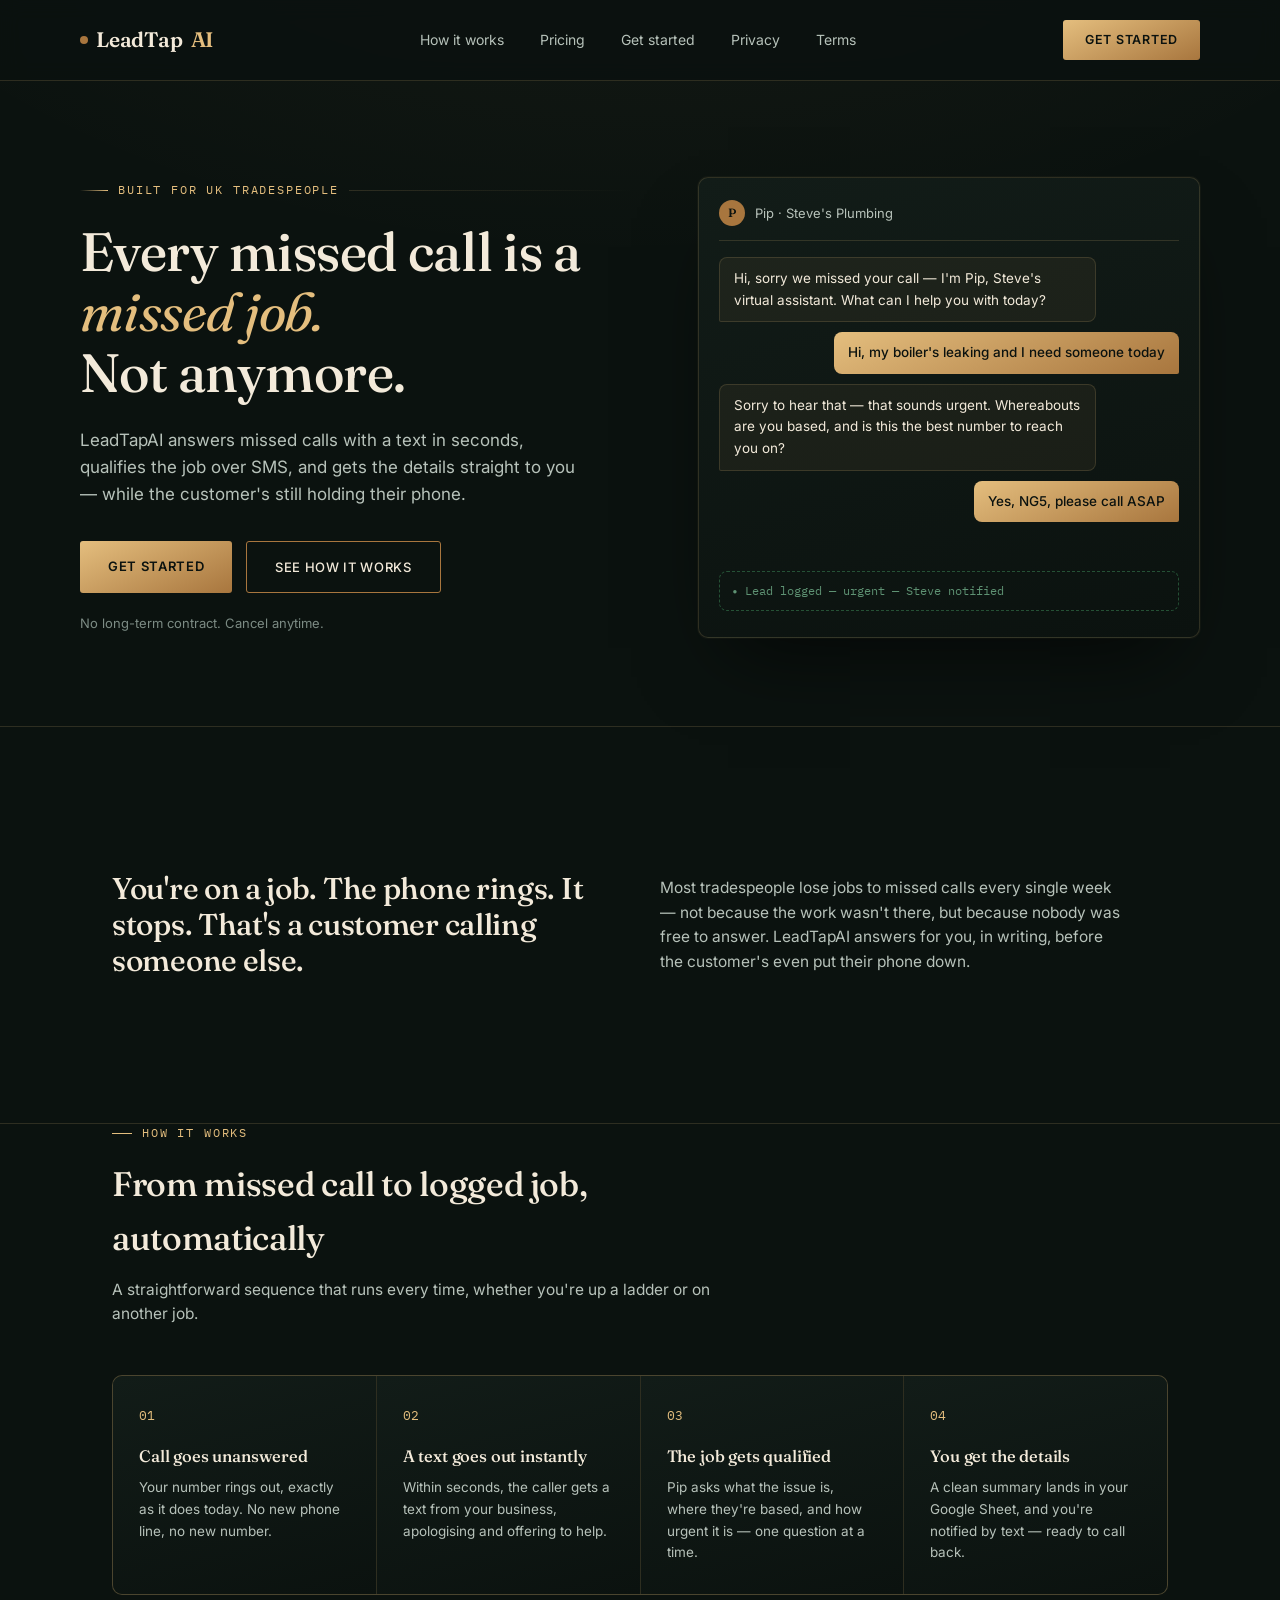
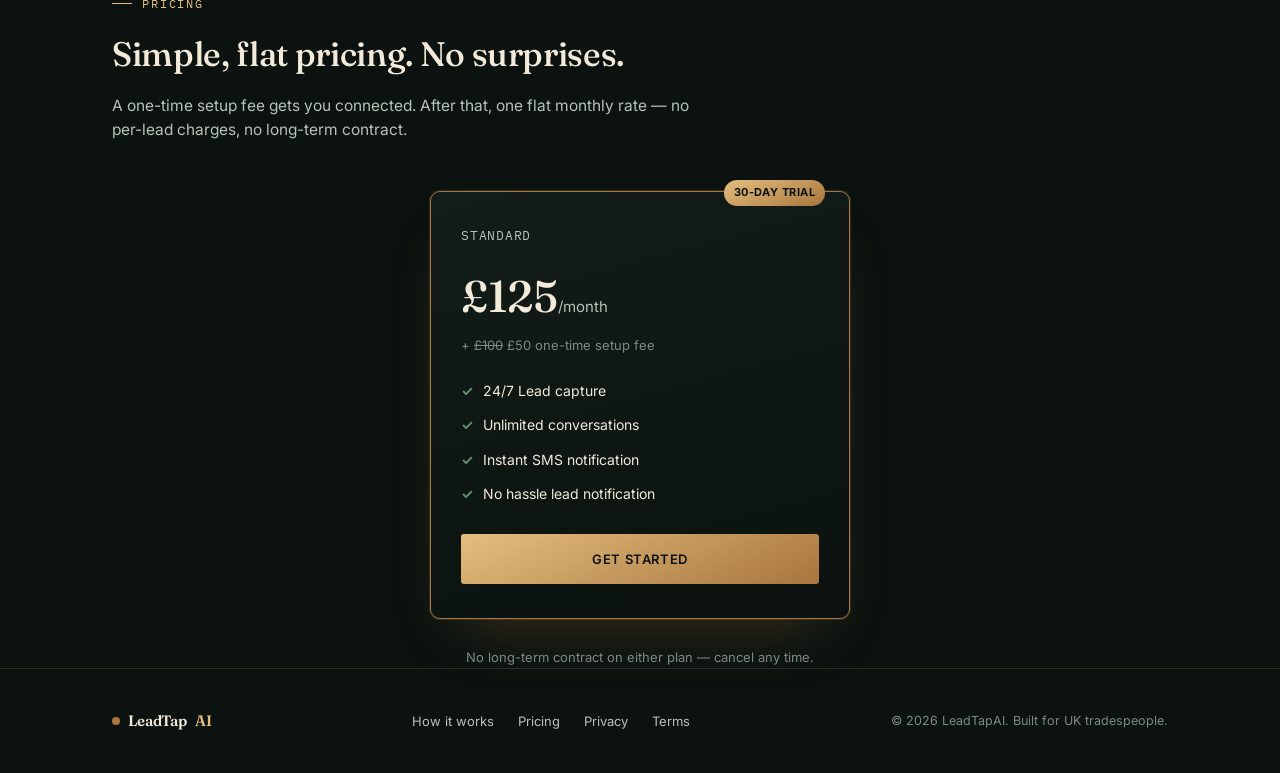
<file: index.html>
<!DOCTYPE html>
<html lang="en">

<head>
<meta charset="UTF-8">
<meta name="viewport" content="width=device-width, initial-scale=1.0">
<title>LeadTapAI — Never miss a job to a missed call</title>
<link rel="preconnect" href="https://fonts.googleapis.com">
<link href="https://fonts.googleapis.com/css2?family=Fraunces:ital,opsz,wght@0,9..144,300;0,9..144,400;0,9..144,500;0,9..144,600;1,9..144,400;1,9..144,500&family=Inter:wght@400;500;600&family=IBM+Plex+Mono:wght@400;500&display=swap" rel="stylesheet">
<link rel="stylesheet" href="styles.css">
</head>
<body>

<header>
  <div class="wrap nav">
    <div class="logo"><span class="dot"></span>LeadTap<span style="color:var(--copper-light)">AI</span></div>
    <nav class="nav-links">
      <a href="#how-it-works">How it works</a>
      <a href="#pricing">Pricing</a>
      <a href="https://docs.google.com/forms/d/e/1FAIpQLSdP2Lq6ue6b2TwauKZ5I-K_fqht_Y_jpTmqBCvbW9W-ChK2dQ/viewform" target="_blank" rel="noopener">Get started</a>
      <a href="privacy.html">Privacy</a>
      <a href="terms.html">Terms</a>
    </nav>
    <a href="https://docs.google.com/forms/d/e/1FAIpQLSdP2Lq6ue6b2TwauKZ5I-K_fqht_Y_jpTmqBCvbW9W-ChK2dQ/viewform" class="nav-cta" target="_blank" rel="noopener">Get started</a>
  </div>
</header>

<main>

  <section class="hero wrap">
    <div>
      <div class="eyebrow">Built for UK tradespeople</div>
      <h1>Every missed call is a <span class="accent">missed job.</span><br>Not anymore.</h1>
      <p class="lede">LeadTapAI answers missed calls with a text in seconds, qualifies the job over SMS, and gets the details straight to you — while the customer's still holding their phone.</p>
      <div class="hero-ctas">
        <a href="https://docs.google.com/forms/d/e/1FAIpQLSdP2Lq6ue6b2TwauKZ5I-K_fqht_Y_jpTmqBCvbW9W-ChK2dQ/viewform" class="btn-primary" target="_blank" rel="noopener">Get started</a>
        <a href="#how-it-works" class="btn-secondary">See how it works</a>
      </div>
      <div class="hero-note">No long-term contract. Cancel anytime.</div>
    </div>

    <div class="phone">
      <div class="phone-head">
        <div class="avatar">P</div>
        <span>Pip · Steve's Plumbing</span>
      </div>
      <div class="thread">
        <div class="bubble in b1">Hi, sorry we missed your call — I'm Pip, Steve's virtual assistant. What can I help you with today?</div>
        <div class="bubble out b2">Hi, my boiler's leaking and I need someone today</div>
        <div class="bubble in b3">Sorry to hear that — that sounds urgent. Whereabouts are you based, and is this the best number to reach you on?</div>
        <div class="bubble out b4">Yes, NG5, please call ASAP</div>
      </div>
      <div class="logged mono">Lead logged — urgent — Steve notified</div>
    </div>
  </section>

  <section class="problem">
    <div class="wrap">
      <h2>You're on a job. The phone rings. It stops. That's a customer calling someone else.</h2>
      <p>Most tradespeople lose jobs to missed calls every single week — not because the work wasn't there, but because nobody was free to answer. LeadTapAI answers for you, in writing, before the customer's even put their phone down.</p>
    </div>
  </section>

  <section id="how-it-works" class="wrap">
    <div class="section-head">
      <div class="section-eyebrow">How it works</div>
      <h2>From missed call to logged job, automatically</h2>
      <p>A straightforward sequence that runs every time, whether you're up a ladder or on another job.</p>
    </div>

    <div class="steps">
      <div class="step">
        <div class="num mono">01</div>
        <h3>Call goes unanswered</h3>
        <p>Your number rings out, exactly as it does today. No new phone line, no new number.</p>
      </div>
      <div class="step">
        <div class="num mono">02</div>
        <h3>A text goes out instantly</h3>
        <p>Within seconds, the caller gets a text from your business, apologising and offering to help.</p>
      </div>
      <div class="step">
        <div class="num mono">03</div>
        <h3>The job gets qualified</h3>
        <p>Pip asks what the issue is, where they're based, and how urgent it is — one question at a time.</p>
      </div>
      <div class="step">
        <div class="num mono">04</div>
        <h3>You get the details</h3>
        <p>A clean summary lands in your Google Sheet, and you're notified by text — ready to call back.</p>
      </div>
    </div>
  </section>

  <section id="pricing" class="wrap">
    <div class="section-head">
      <div class="section-eyebrow">Pricing</div>
      <h2>Simple, flat pricing. No surprises.</h2>
      <p>A one-time setup fee gets you connected. After that, one flat monthly rate — no per-lead charges, no long-term contract.</p>
    </div>

    <div class="pricing-grid">
      <div class="plan pro">
        <div class="plan-name">Standard</div>
        <div class="plan-price">£125<span>/month</span></div>
        <div class="plan-setup">+ <s>£100</s> £50 one-time setup fee</div>
          <div class="plan-badge">30-Day Trial</div>
        <ul class="plan-features">
          <li>24/7 Lead capture</li>
          <li>Unlimited conversations</li>
          <li>Instant SMS notification</li>
          <li>No hassle lead notification</li>
        </ul>
        <a href="https://docs.google.com/forms/d/e/1FAIpQLSdP2Lq6ue6b2TwauKZ5I-K_fqht_Y_jpTmqBCvbW9W-ChK2dQ/viewform" class="btn-primary" target="_blank" rel="noopener">Get started</a>
      </div>
    </div>

    <div class="no-contract">No long-term contract on either plan — cancel any time.</div>
  </section>


</main>

<footer>
  <div class="wrap footer-row">
    <div class="logo" style="font-size:15px;"><span class="dot"></span>LeadTap<span style="color:var(--copper-light)">AI</span></div>
    <div class="footer-links">
      <a href="#how-it-works">How it works</a>
      <a href="#pricing">Pricing</a>
      <a href="privacy.html">Privacy</a>
      <a href="#terms">Terms</a>
    </div>
    <div class="footer-meta">© 2026 LeadTapAI. Built for UK tradespeople.</div>
  </div>
</footer>

</body>
</html>
</file>
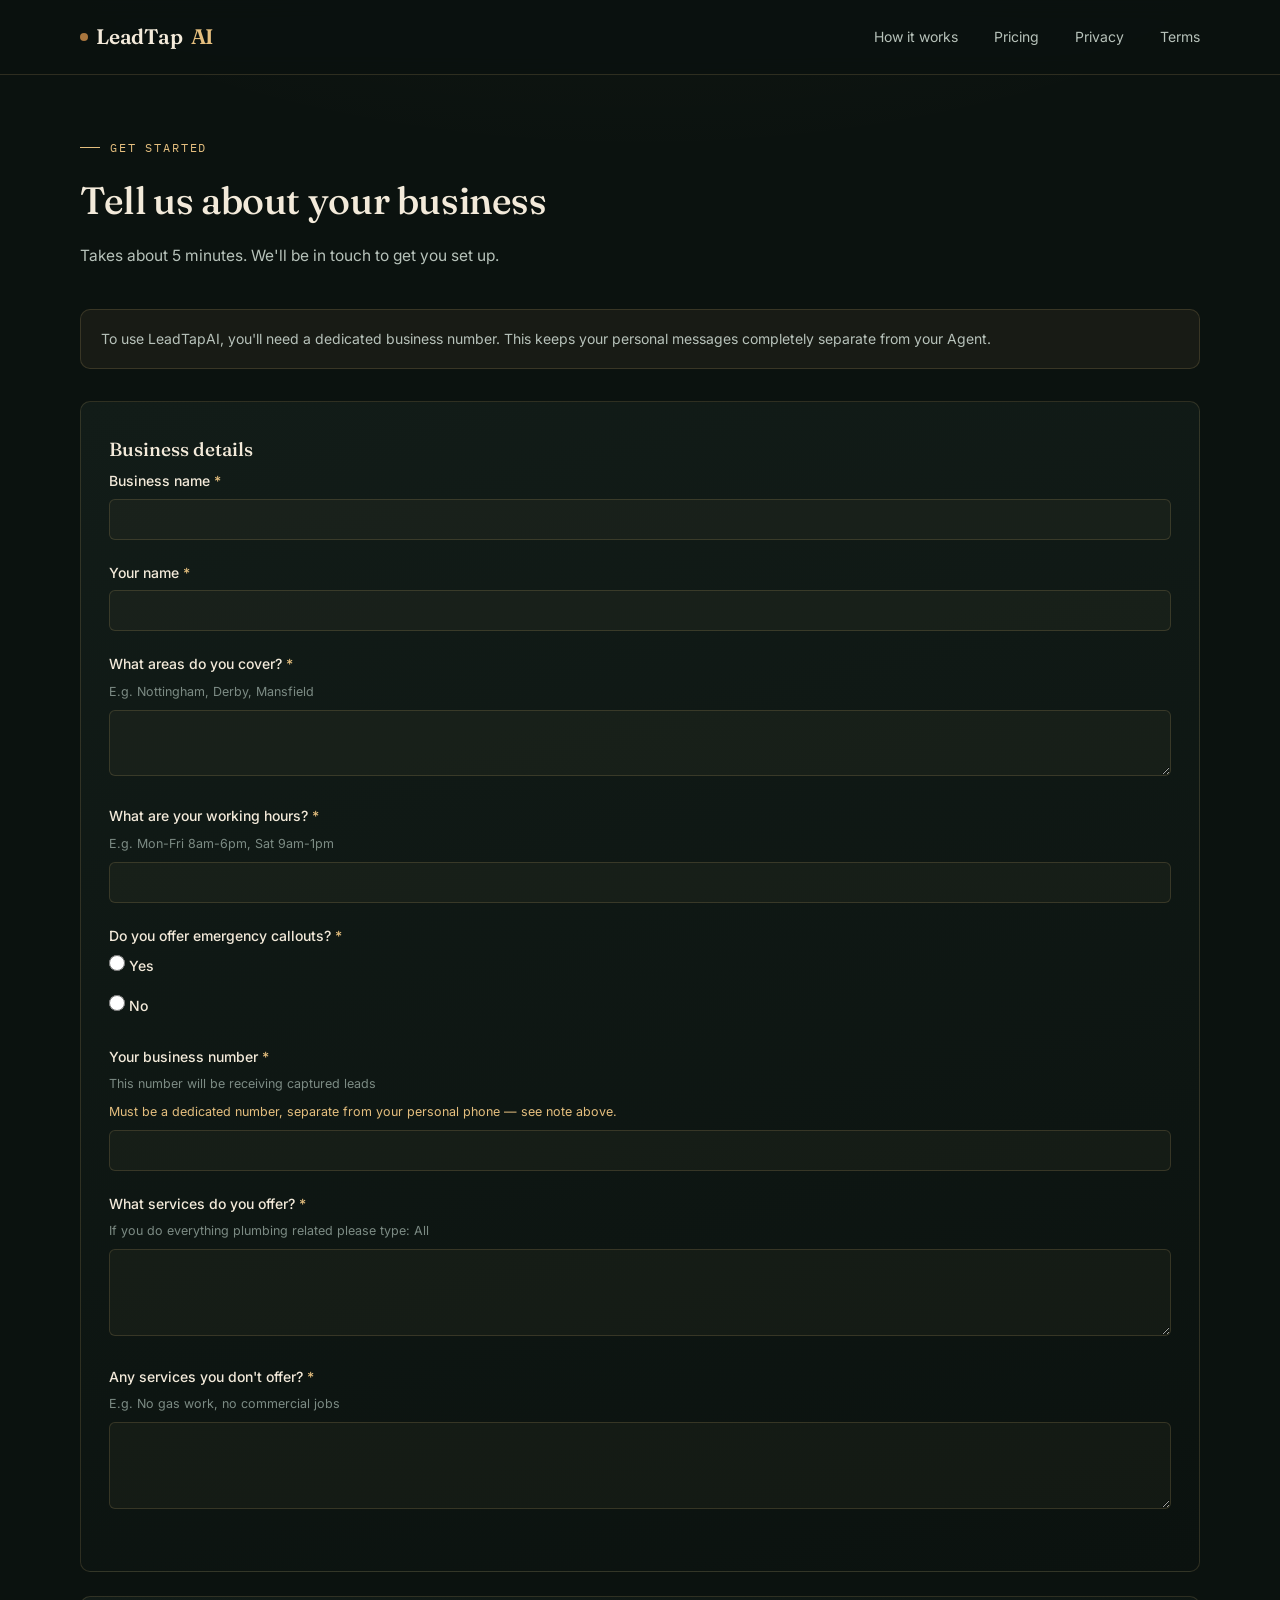
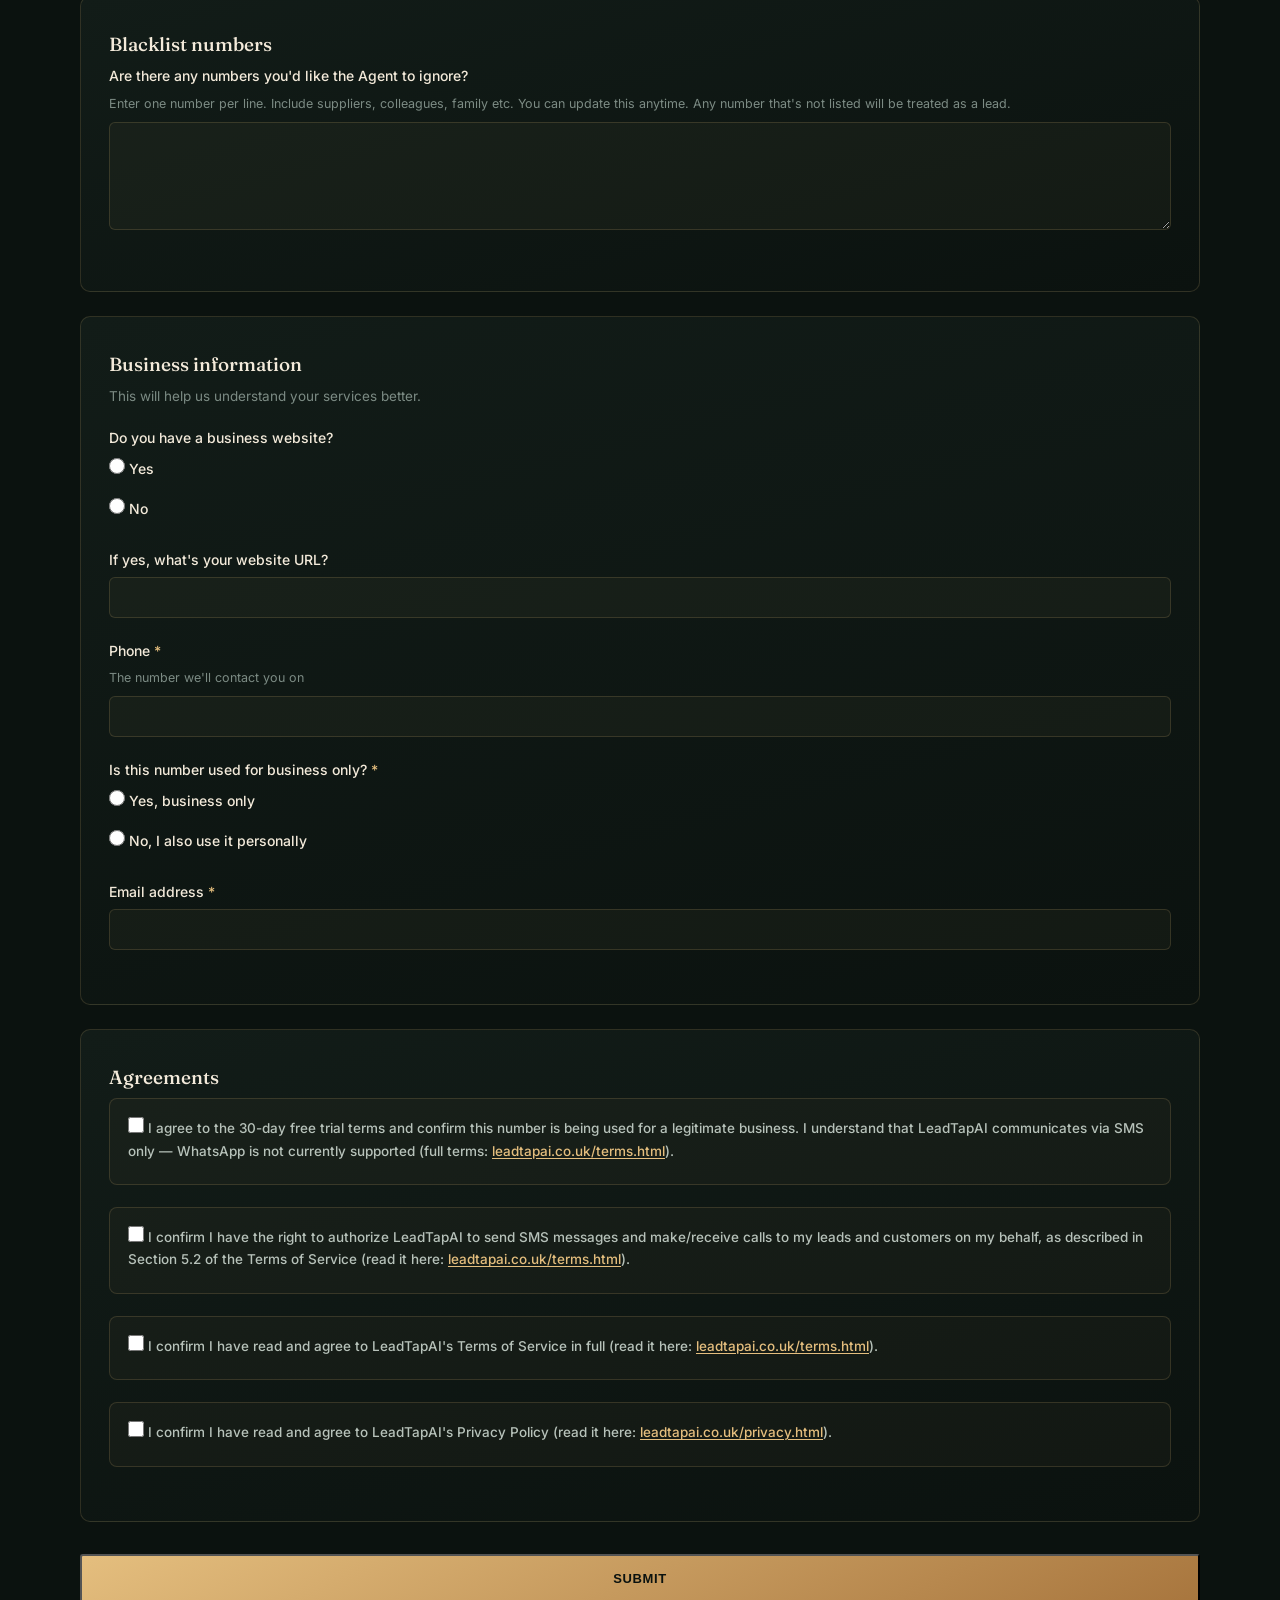
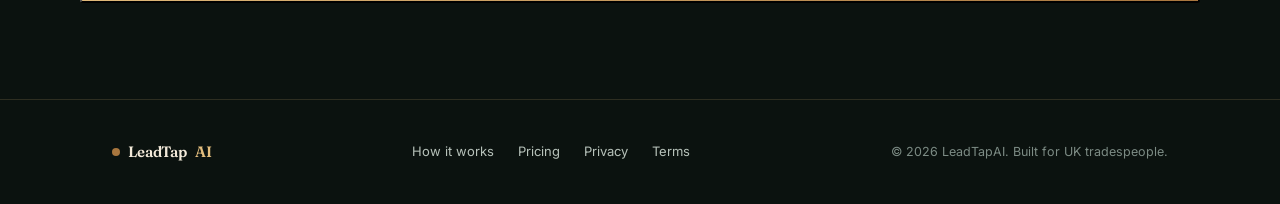
<file: Onboarding.html>
<!DOCTYPE html>
<html lang="en">
<head>
<meta charset="UTF-8">
<meta name="viewport" content="width=device-width, initial-scale=1.0">
<title>Get Started — LeadTapAI</title>
<link rel="preconnect" href="https://fonts.googleapis.com">
<link href="https://fonts.googleapis.com/css2?family=Fraunces:ital,opsz,wght@0,9..144,300;0,9..144,400;0,9..144,500;0,9..144,600;1,9..144,400;1,9..144,500&family=Inter:wght@400;500;600&family=IBM+Plex+Mono:wght@400;500&display=swap" rel="stylesheet">
<link rel="stylesheet" href="styles.css">
</head>
<body>

<header>
  <div class="wrap nav">
    <a href="index.html"><div class="logo"><span class="dot"></span>LeadTap<span style="color:var(--copper-light)">AI</span></div></a>
    <nav class="nav-links">
      <a href="index.html#how-it-works">How it works</a>
      <a href="index.html#pricing">Pricing</a>
      <a href="privacy.html">Privacy</a>
      <a href="terms.html">Terms</a>
    </nav>
  </div>
</header>

<main class="wrap" style="padding: 64px 0 96px;">

  <div class="section-head" style="margin-bottom:40px;">
    <div class="section-eyebrow">Get started</div>
    <h1 style="font-size:clamp(28px,3.4vw,38px); margin-bottom:12px;">Tell us about your business</h1>
    <p style="color:var(--slate-light); font-size:15.5px;">Takes about 5 minutes. We'll be in touch to get you set up.</p>
  </div>

  <form id="onboarding-form" class="onboard-form">

    <div class="form-notice">
      To use LeadTapAI, you'll need a dedicated business number. This keeps your personal messages completely separate from your Agent.
    </div>

    <div class="form-block">
      <div class="form-block-head">Business details</div>

      <div class="field">
        <label for="business_name">Business name <span class="req">*</span></label>
        <input type="text" id="business_name" name="business_name" required>
      </div>

      <div class="field">
        <label for="your_name">Your name <span class="req">*</span></label>
        <input type="text" id="your_name" name="your_name" required>
      </div>

      <div class="field">
        <label for="areas_covered">What areas do you cover? <span class="req">*</span></label>
        <div class="field-hint">E.g. Nottingham, Derby, Mansfield</div>
        <textarea id="areas_covered" name="areas_covered" rows="2" required></textarea>
      </div>

      <div class="field">
        <label for="working_hours">What are your working hours? <span class="req">*</span></label>
        <div class="field-hint">E.g. Mon-Fri 8am-6pm, Sat 9am-1pm</div>
        <input type="text" id="working_hours" name="working_hours" required>
      </div>

      <div class="field">
        <label>Do you offer emergency callouts? <span class="req">*</span></label>
        <div class="radio-group">
          <label class="radio-option"><input type="radio" name="emergency_callouts" value="Yes" required> Yes</label>
          <label class="radio-option"><input type="radio" name="emergency_callouts" value="No"> No</label>
        </div>
      </div>

      <div class="field">
        <label for="business_number">Your business number <span class="req">*</span></label>
        <div class="field-hint">This number will be receiving captured leads</div>
        <div class="field-hint" style="color:var(--copper-light);">Must be a dedicated number, separate from your personal phone — see note above.</div>
        <input type="tel" id="business_number" name="business_number" required>
      </div>

      <div class="field">
        <label for="services_offered">What services do you offer? <span class="req">*</span></label>
        <div class="field-hint">If you do everything plumbing related please type: All</div>
        <textarea id="services_offered" name="services_offered" rows="3" required></textarea>
      </div>

      <div class="field">
        <label for="services_excluded">Any services you don't offer? <span class="req">*</span></label>
        <div class="field-hint">E.g. No gas work, no commercial jobs</div>
        <textarea id="services_excluded" name="services_excluded" rows="3" required></textarea>
      </div>
    </div>

    <div class="form-block">
      <div class="form-block-head">Blacklist numbers</div>

      <div class="field">
        <label for="blacklist_numbers">Are there any numbers you'd like the Agent to ignore?</label>
        <div class="field-hint">Enter one number per line. Include suppliers, colleagues, family etc. You can update this anytime. Any number that's not listed will be treated as a lead.</div>
        <textarea id="blacklist_numbers" name="blacklist_numbers" rows="4"></textarea>
      </div>
    </div>

    <div class="form-block">
      <div class="form-block-head">Business information</div>
      <div class="form-block-sub">This will help us understand your services better.</div>

      <div class="field">
        <label>Do you have a business website?</label>
        <div class="radio-group">
          <label class="radio-option"><input type="radio" name="has_website" value="Yes"> Yes</label>
          <label class="radio-option"><input type="radio" name="has_website" value="No"> No</label>
        </div>
      </div>

      <div class="field">
        <label for="website_url">If yes, what's your website URL?</label>
        <input type="text" id="website_url" name="website_url">
      </div>

      <div class="field">
        <label for="contact_phone">Phone <span class="req">*</span></label>
        <div class="field-hint">The number we'll contact you on</div>
        <input type="tel" id="contact_phone" name="contact_phone" required>
      </div>

      <div class="field">
        <label>Is this number used for business only? <span class="req">*</span></label>
        <div class="radio-group">
          <label class="radio-option"><input type="radio" name="number_business_only" value="Yes, business only" required> Yes, business only</label>
          <label class="radio-option"><input type="radio" name="number_business_only" value="No, I also use it personally"> No, I also use it personally</label>
        </div>
      </div>

      <div class="field">
        <label for="email">Email address <span class="req">*</span></label>
        <input type="email" id="email" name="email" required>
      </div>
    </div>

    <div class="form-block">
      <div class="form-block-head">Agreements</div>

      <div class="field checkbox-field">
        <label class="checkbox-option">
          <input type="checkbox" name="agree_trial" value="Agreed" required>
          <span>I agree to the 30-day free trial terms and confirm this number is being used for a legitimate business. I understand that LeadTapAI communicates via SMS only — WhatsApp is not currently supported (full terms: <a href="terms.html" target="_blank">leadtapai.co.uk/terms.html</a>).</span>
        </label>
      </div>

      <div class="field checkbox-field">
        <label class="checkbox-option">
          <input type="checkbox" name="agree_authorization" value="Agreed" required>
          <span>I confirm I have the right to authorize LeadTapAI to send SMS messages and make/receive calls to my leads and customers on my behalf, as described in Section 5.2 of the Terms of Service (read it here: <a href="terms.html" target="_blank">leadtapai.co.uk/terms.html</a>).</span>
        </label>
      </div>

      <div class="field checkbox-field">
        <label class="checkbox-option">
          <input type="checkbox" name="agree_terms" value="Agreed" required>
          <span>I confirm I have read and agree to LeadTapAI's Terms of Service in full (read it here: <a href="terms.html" target="_blank">leadtapai.co.uk/terms.html</a>).</span>
        </label>
      </div>

      <div class="field checkbox-field">
        <label class="checkbox-option">
          <input type="checkbox" name="agree_privacy" value="Agreed" required>
          <span>I confirm I have read and agree to LeadTapAI's Privacy Policy (read it here: <a href="privacy.html" target="_blank">leadtapai.co.uk/privacy.html</a>).</span>
        </label>
      </div>
    </div>

    <button type="submit" class="btn-primary" style="width:100%; margin-top:8px;">Submit</button>

  </form>

  <div id="form-success" class="form-success" style="display:none;">
    <h2 style="font-size:24px; margin-bottom:12px;">Thank you for your submission</h2>
    <p style="color:var(--slate-light);">Your agent will be set up within 1-2 business days. Look out for our confirmation email.</p>
  </div>

</main>

<footer>
  <div class="wrap footer-row">
    <div class="logo" style="font-size:15px;"><span class="dot"></span>LeadTap<span style="color:var(--copper-light)">AI</span></div>
    <div class="footer-links">
      <a href="index.html#how-it-works">How it works</a>
      <a href="index.html#pricing">Pricing</a>
      <a href="privacy.html">Privacy</a>
      <a href="terms.html">Terms</a>
    </div>
    <div class="footer-meta">© 2026 LeadTapAI. Built for UK tradespeople.</div>
  </div>
</footer>

<script>
  // ===== REPLACE THESE TWO THINGS BEFORE THIS FORM WILL WORK =====
  const GOOGLE_FORM_ACTION_URL = "https://docs.google.com/forms/d/e/1FAIpQLSdP2Lq6ue6b2TwauKZ5I-K_fqht_Y_jpTmqBCvbW9W-ChK2dQ/formResponse";

  const ENTRY_IDS = {
    business_name: "152077756",
    your_name: "174951416",
    areas_covered: "1964489246",
    working_hours: "1958864310",
    emergency_callouts: "1468398644",
    business_number: "1793989876",
    services_offered: "88450544",
    services_excluded: "953579758",
    blacklist_numbers: "2097833775",
    has_website: "1663312336",
    website_url: "94756331",
    contact_phone: "221333930",
    number_business_only: "1918360598",
    email: "1726716789",
    agree_trial: "1734689573",
    agree_authorization: "1295086410",
    agree_terms: "2060469773",
    agree_privacy: "861125716"
  };
  // =================================================================

  const form = document.getElementById('onboarding-form');

  form.addEventListener('submit', function (e) {
    e.preventDefault();


    const SENTINEL_ENTRY_IDS = [
      "1468398644", 
      "1663312336", 
      "1918360598", 
      "1734689573", 
      "1295086410", 
      "2060469773", 
      "861125716"   
    ];

    const data = new FormData();
    for (const [fieldName, entryId] of Object.entries(ENTRY_IDS)) {
      const el = form.elements[fieldName];
      if (!el) continue;

      if (el instanceof RadioNodeList) {
        const checked = form.querySelector(`[name="${fieldName}"]:checked`);
        if (checked) data.append(`entry.${entryId}`, checked.value);
      } else if (el.type === 'checkbox') {
        if (el.checked) data.append(`entry.${entryId}`, el.value);
      } else {
        data.append(`entry.${entryId}`, el.value);
      }
    }

    
    for (const entryId of SENTINEL_ENTRY_IDS) {
      data.append(`entry.${entryId}_sentinel`, "");
    }

    fetch(GOOGLE_FORM_ACTION_URL, {
      method: 'POST',
      mode: 'no-cors',
      body: data
    }).then(function () {
      form.style.display = 'none';
      document.getElementById('form-success').style.display = 'block';
      window.scrollTo({ top: 0, behavior: 'smooth' });
    }).catch(function () {
      alert('Something went wrong submitting the form. Please try again or contact us directly.');
    });
  });
</script>

</body>
</html>
</file>
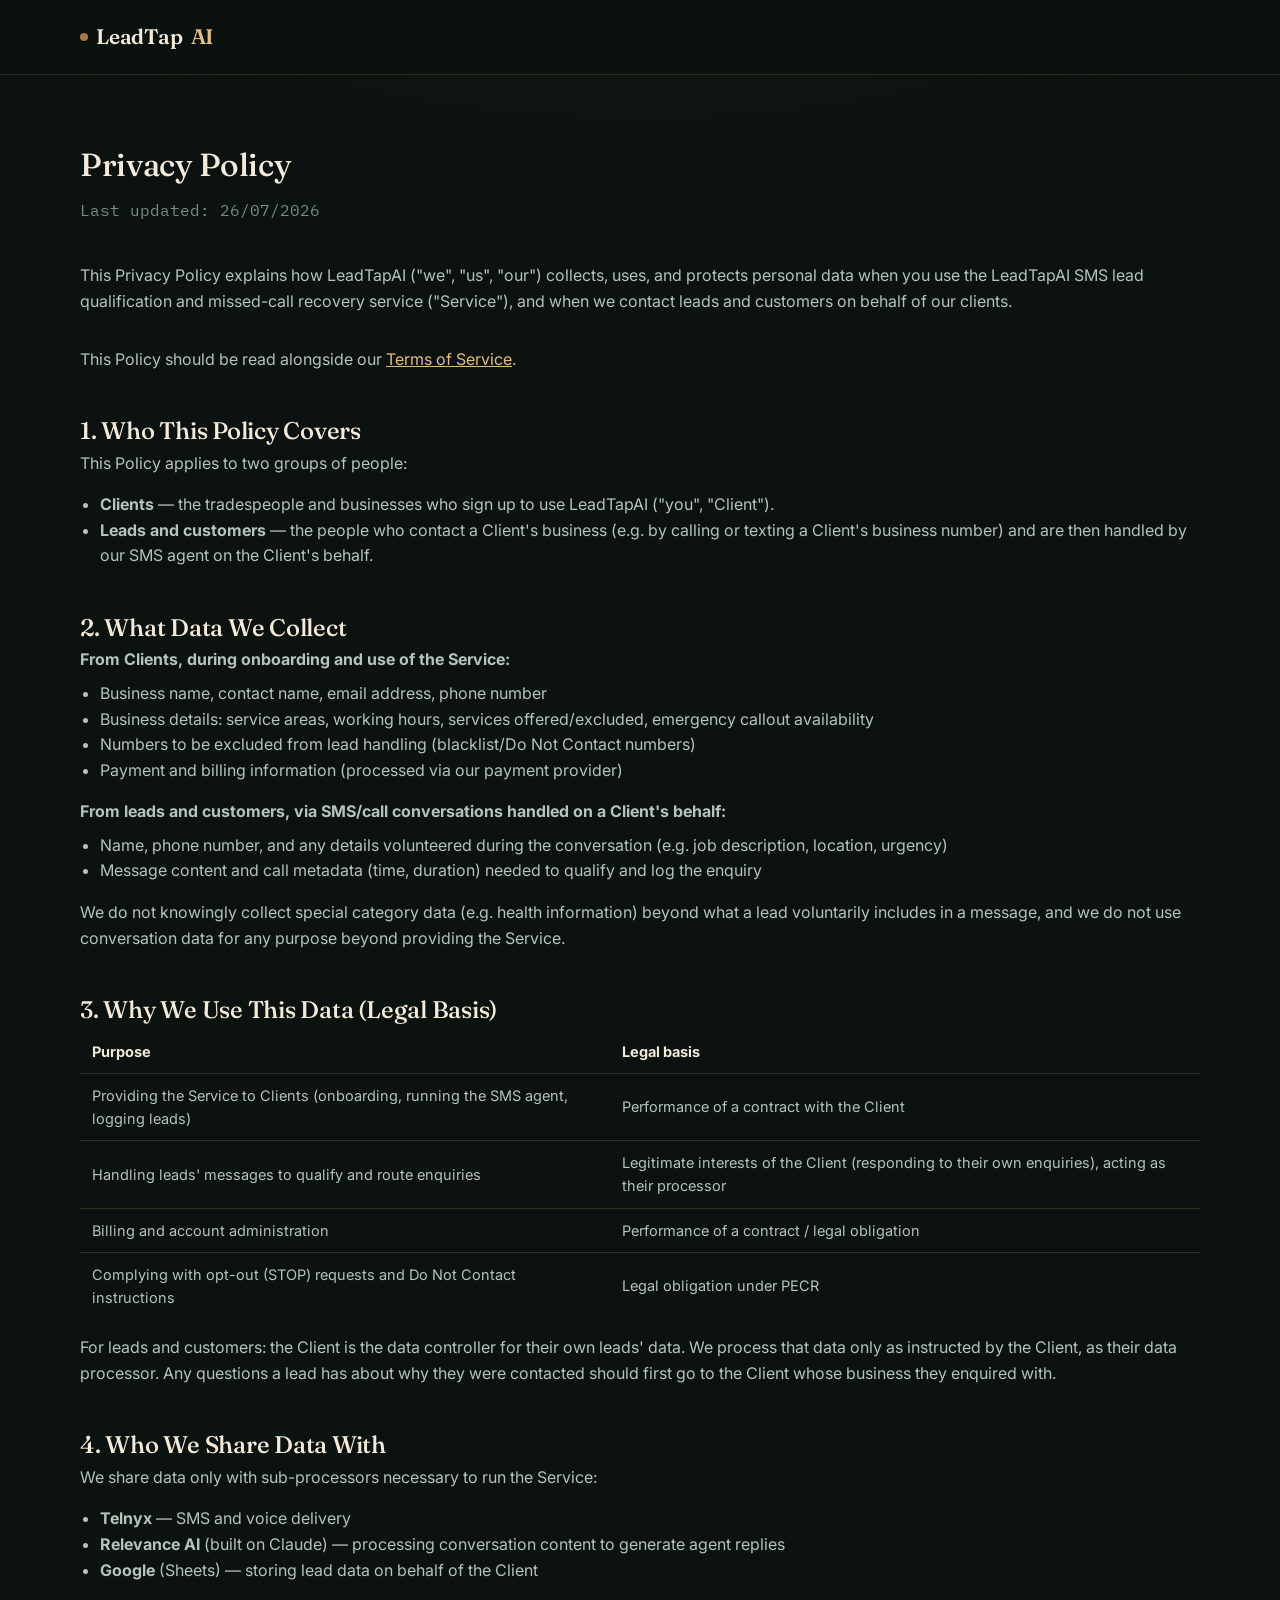
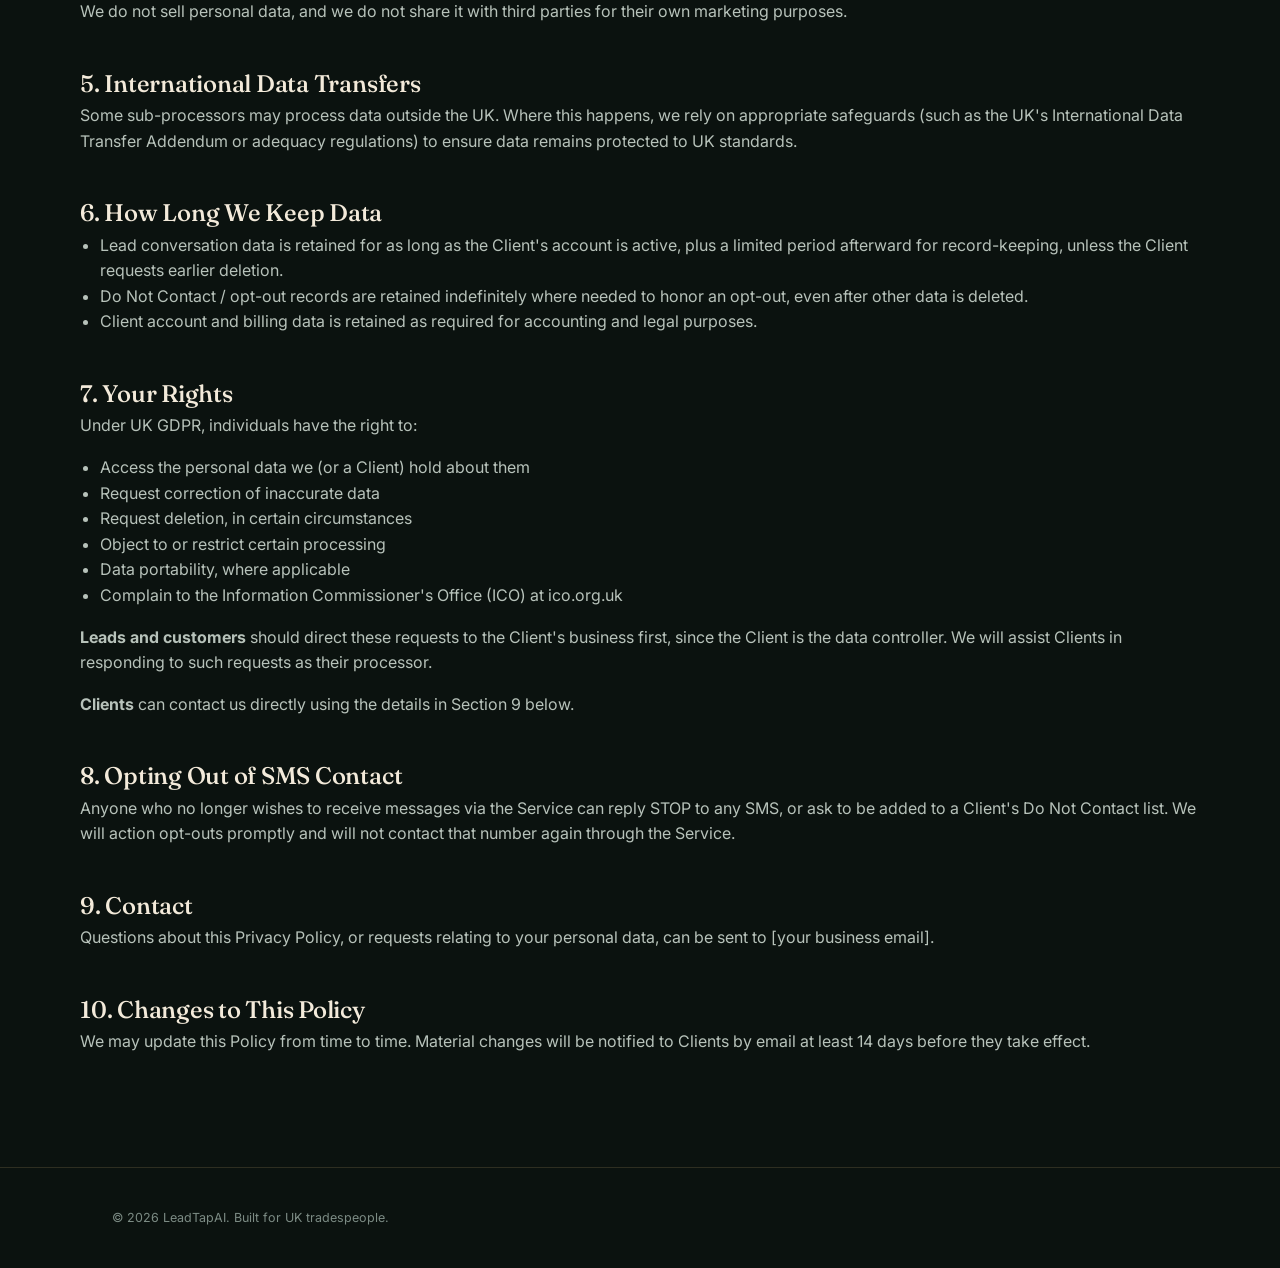
<file: privacy.html>
<!DOCTYPE html>
<html lang="en">
<head>
  <meta charset="UTF-8">
  <meta name="viewport" content="width=device-width, initial-scale=1.0">
  <title>Privacy Policy — LeadTapAI</title>
  <link rel="preconnect" href="https://fonts.googleapis.com">
  <link href="https://fonts.googleapis.com/css2?family=Fraunces:ital,opsz,wght@0,9..144,300;0,9..144,400;0,9..144,500;0,9..144,600;1,9..144,400;1,9..144,500&family=Inter:wght@400;500;600&family=IBM+Plex+Mono:wght@400;500&display=swap" rel="stylesheet">
  <link rel="stylesheet" href="styles.css">
</head>
<body>

<header>
  <div class="wrap nav">
    <a href="html"><div class="logo"><span class="dot"></span>LeadTap<span style="color:var(--copper-light)">AI</span></div></a>
  </div>
</header>

<main class="wrap" style="padding: 64px 0 96px;">
  <h1>Privacy Policy</h1>
  <p class="mono" style="color:var(--slate); margin: 8px 0 40px;">Last updated: 26/07/2026</p>

  <p style="color:var(--slate-light); margin-bottom:32px;">This Privacy Policy explains how LeadTapAI ("we", "us", "our") collects, uses, and protects personal data when you use the LeadTapAI SMS lead qualification and missed-call recovery service ("Service"), and when we contact leads and customers on behalf of our clients.</p>
  <p style="color:var(--slate-light); margin-bottom:32px;">This Policy should be read alongside our <a href="terms.html" style="color:var(--copper-light); text-decoration:underline;">Terms of Service</a>.</p>

  <h2 style="margin-top:40px;">1. Who This Policy Covers</h2>
  <p style="color:var(--slate-light); margin-bottom:16px;">This Policy applies to two groups of people:</p>
  <ul style="color:var(--slate-light); margin: 0 0 16px 20px;">
    <li><strong>Clients</strong> — the tradespeople and businesses who sign up to use LeadTapAI ("you", "Client").</li>
    <li><strong>Leads and customers</strong> — the people who contact a Client's business (e.g. by calling or texting a Client's business number) and are then handled by our SMS agent on the Client's behalf.</li>
  </ul>

  <h2 style="margin-top:40px;">2. What Data We Collect</h2>
  <p style="color:var(--slate-light); margin-bottom:8px;"><strong>From Clients, during onboarding and use of the Service:</strong></p>
  <ul style="color:var(--slate-light); margin: 0 0 16px 20px;">
    <li>Business name, contact name, email address, phone number</li>
    <li>Business details: service areas, working hours, services offered/excluded, emergency callout availability</li>
    <li>Numbers to be excluded from lead handling (blacklist/Do Not Contact numbers)</li>
    <li>Payment and billing information (processed via our payment provider)</li>
  </ul>
  <p style="color:var(--slate-light); margin-bottom:8px;"><strong>From leads and customers, via SMS/call conversations handled on a Client's behalf:</strong></p>
  <ul style="color:var(--slate-light); margin: 0 0 16px 20px;">
    <li>Name, phone number, and any details volunteered during the conversation (e.g. job description, location, urgency)</li>
    <li>Message content and call metadata (time, duration) needed to qualify and log the enquiry</li>
  </ul>
  <p style="color:var(--slate-light); margin-bottom:16px;">We do not knowingly collect special category data (e.g. health information) beyond what a lead voluntarily includes in a message, and we do not use conversation data for any purpose beyond providing the Service.</p>

  <h2 style="margin-top:40px;">3. Why We Use This Data (Legal Basis)</h2>
  <table style="width:100%; border-collapse: collapse; margin-bottom:16px; color:var(--slate-light); font-size:14.5px;">
    <thead>
      <tr style="border-bottom:1px solid var(--line);">
        <th style="text-align:left; padding:10px 12px; color:var(--paper);">Purpose</th>
        <th style="text-align:left; padding:10px 12px; color:var(--paper);">Legal basis</th>
      </tr>
    </thead>
    <tbody>
      <tr style="border-bottom:1px solid var(--line);">
        <td style="padding:10px 12px;">Providing the Service to Clients (onboarding, running the SMS agent, logging leads)</td>
        <td style="padding:10px 12px;">Performance of a contract with the Client</td>
      </tr>
      <tr style="border-bottom:1px solid var(--line);">
        <td style="padding:10px 12px;">Handling leads' messages to qualify and route enquiries</td>
        <td style="padding:10px 12px;">Legitimate interests of the Client (responding to their own enquiries), acting as their processor</td>
      </tr>
      <tr style="border-bottom:1px solid var(--line);">
        <td style="padding:10px 12px;">Billing and account administration</td>
        <td style="padding:10px 12px;">Performance of a contract / legal obligation</td>
      </tr>
      <tr>
        <td style="padding:10px 12px;">Complying with opt-out (STOP) requests and Do Not Contact instructions</td>
        <td style="padding:10px 12px;">Legal obligation under PECR</td>
      </tr>
    </tbody>
  </table>
  <p style="color:var(--slate-light); margin-bottom:16px;">For leads and customers: the Client is the data controller for their own leads' data. We process that data only as instructed by the Client, as their data processor. Any questions a lead has about why they were contacted should first go to the Client whose business they enquired with.</p>

  <h2 style="margin-top:40px;">4. Who We Share Data With</h2>
  <p style="color:var(--slate-light); margin-bottom:16px;">We share data only with sub-processors necessary to run the Service:</p>
  <ul style="color:var(--slate-light); margin: 0 0 16px 20px;">
    <li><strong>Telnyx</strong> — SMS and voice delivery</li>
    <li><strong>Relevance AI</strong> (built on Claude) — processing conversation content to generate agent replies</li>
    <li><strong>Google</strong> (Sheets) — storing lead data on behalf of the Client</li>
  </ul>
  <p style="color:var(--slate-light); margin-bottom:16px;">We do not sell personal data, and we do not share it with third parties for their own marketing purposes.</p>

  <h2 style="margin-top:40px;">5. International Data Transfers</h2>
  <p style="color:var(--slate-light); margin-bottom:16px;">Some sub-processors may process data outside the UK. Where this happens, we rely on appropriate safeguards (such as the UK's International Data Transfer Addendum or adequacy regulations) to ensure data remains protected to UK standards.</p>

  <h2 style="margin-top:40px;">6. How Long We Keep Data</h2>
  <ul style="color:var(--slate-light); margin: 0 0 16px 20px;">
    <li>Lead conversation data is retained for as long as the Client's account is active, plus a limited period afterward for record-keeping, unless the Client requests earlier deletion.</li>
    <li>Do Not Contact / opt-out records are retained indefinitely where needed to honor an opt-out, even after other data is deleted.</li>
    <li>Client account and billing data is retained as required for accounting and legal purposes.</li>
  </ul>

  <h2 style="margin-top:40px;">7. Your Rights</h2>
  <p style="color:var(--slate-light); margin-bottom:16px;">Under UK GDPR, individuals have the right to:</p>
  <ul style="color:var(--slate-light); margin: 0 0 16px 20px;">
    <li>Access the personal data we (or a Client) hold about them</li>
    <li>Request correction of inaccurate data</li>
    <li>Request deletion, in certain circumstances</li>
    <li>Object to or restrict certain processing</li>
    <li>Data portability, where applicable</li>
    <li>Complain to the Information Commissioner's Office (ICO) at ico.org.uk</li>
  </ul>
  <p style="color:var(--slate-light); margin-bottom:16px;"><strong>Leads and customers</strong> should direct these requests to the Client's business first, since the Client is the data controller. We will assist Clients in responding to such requests as their processor.</p>
  <p style="color:var(--slate-light); margin-bottom:16px;"><strong>Clients</strong> can contact us directly using the details in Section 9 below.</p>

  <h2 style="margin-top:40px;">8. Opting Out of SMS Contact</h2>
  <p style="color:var(--slate-light); margin-bottom:16px;">Anyone who no longer wishes to receive messages via the Service can reply STOP to any SMS, or ask to be added to a Client's Do Not Contact list. We will action opt-outs promptly and will not contact that number again through the Service.</p>

  <h2 style="margin-top:40px;">9. Contact</h2>
  <p style="color:var(--slate-light); margin-bottom:16px;">Questions about this Privacy Policy, or requests relating to your personal data, can be sent to [your business email].</p>

  <h2 style="margin-top:40px;">10. Changes to This Policy</h2>
  <p style="color:var(--slate-light); margin-bottom:16px;">We may update this Policy from time to time. Material changes will be notified to Clients by email at least 14 days before they take effect.</p>

</main>

<footer>
  <div class="wrap footer-row">
    <div class="footer-meta">© 2026 LeadTapAI. Built for UK tradespeople.</div>
  </div>
</footer>

</body>
</html>
</file>
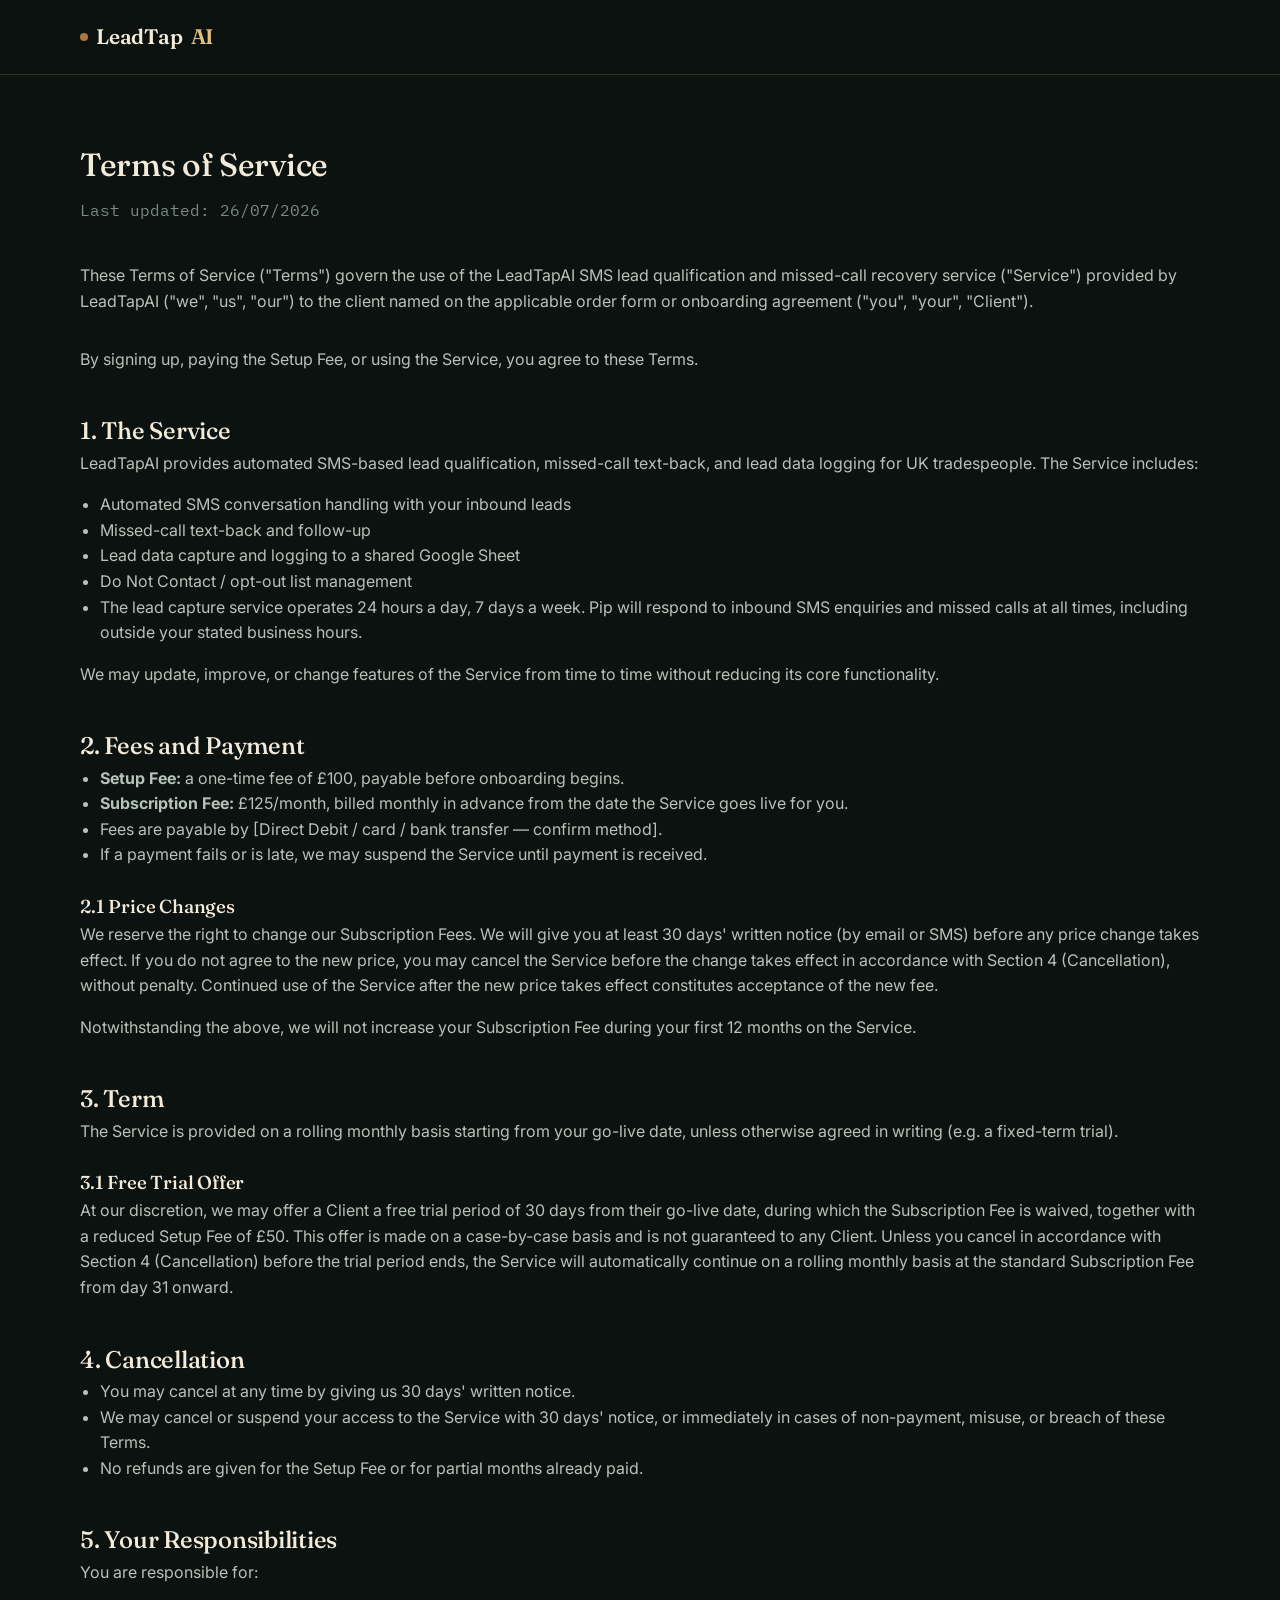
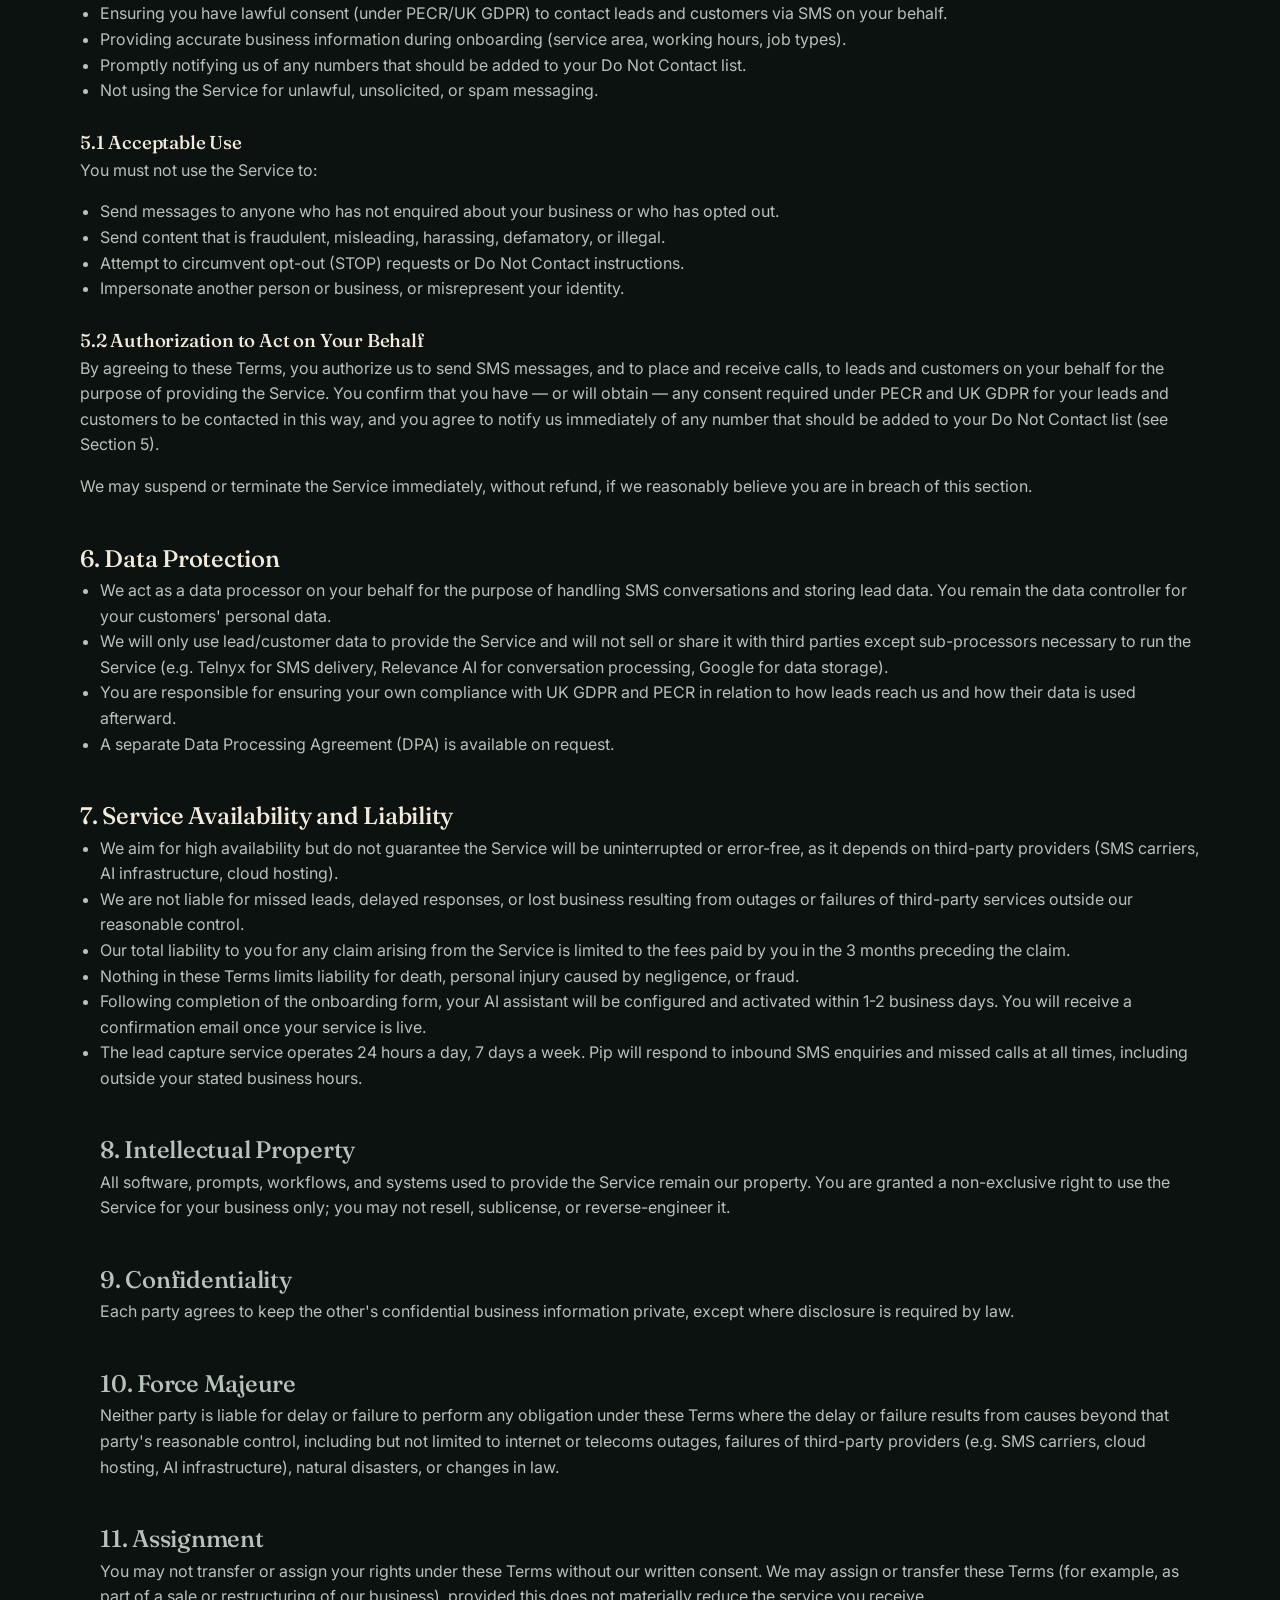
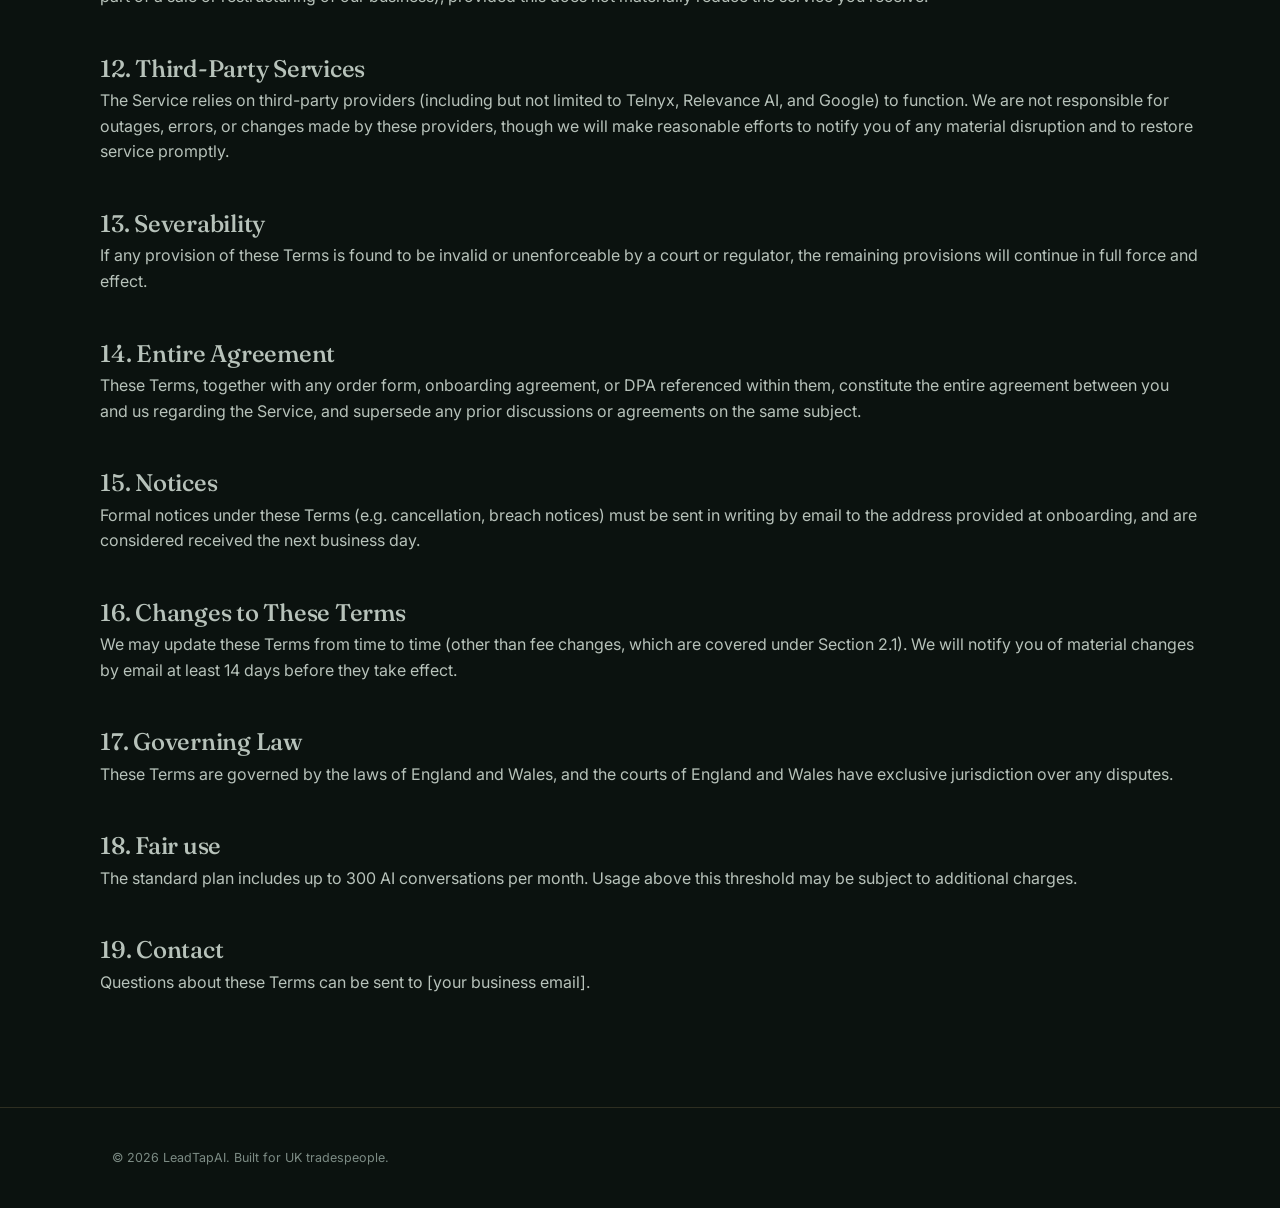
<file: terms.html>
<!DOCTYPE html>
<html lang="en">
<head>
  <meta charset="UTF-8">
  <meta name="viewport" content="width=device-width, initial-scale=1.0">
  <title>Terms of Service — LeadTapAI</title>
  <link rel="preconnect" href="https://fonts.googleapis.com">
  <link href="https://fonts.googleapis.com/css2?family=Fraunces:ital,opsz,wght@0,9..144,300;0,9..144,400;0,9..144,500;0,9..144,600;1,9..144,400;1,9..144,500&family=Inter:wght@400;500;600&family=IBM+Plex+Mono:wght@400;500&display=swap" rel="stylesheet">
  <link rel="stylesheet" href="styles.css">
</head>
<body>

<header>
  <div class="wrap nav">
    <a href="html"><div class="logo"><span class="dot"></span>LeadTap<span style="color:var(--copper-light)">AI</span></div></a>
  </div>
</header>

<main class="wrap" style="padding: 64px 0 96px;">
  <h1>Terms of Service</h1>
  <p class="mono" style="color:var(--slate); margin: 8px 0 40px;">Last updated: 26/07/2026</p>

  <p style="color:var(--slate-light); margin-bottom:32px;">These Terms of Service ("Terms") govern the use of the LeadTapAI SMS lead qualification and missed-call recovery service ("Service") provided by LeadTapAI ("we", "us", "our") to the client named on the applicable order form or onboarding agreement ("you", "your", "Client").</p>

  <p style="color:var(--slate-light); margin-bottom:32px;">By signing up, paying the Setup Fee, or using the Service, you agree to these Terms.</p>

  <h2 style="margin-top:40px;">1. The Service</h2>
  <p style="color:var(--slate-light); margin-bottom:16px;">LeadTapAI provides automated SMS-based lead qualification, missed-call text-back, and lead data logging for UK tradespeople. The Service includes:</p>
  <ul style="color:var(--slate-light); margin: 0 0 16px 20px;">
    <li>Automated SMS conversation handling with your inbound leads</li>
    <li>Missed-call text-back and follow-up</li>
    <li>Lead data capture and logging to a shared Google Sheet</li>
    <li>Do Not Contact / opt-out list management</li>
    <li>The lead capture service operates 24 hours a day, 7 days a week. Pip will respond to inbound SMS enquiries and missed calls at all times, including outside your stated business hours.</li>
  </ul>
  <p style="color:var(--slate-light); margin-bottom:16px;">We may update, improve, or change features of the Service from time to time without reducing its core functionality.</p>

  <h2 style="margin-top:40px;">2. Fees and Payment</h2>
  <ul style="color:var(--slate-light); margin: 0 0 16px 20px;">
    <li><strong>Setup Fee:</strong> a one-time fee of £100, payable before onboarding begins.</li>
    <li><strong>Subscription Fee:</strong> £125/month, billed monthly in advance from the date the Service goes live for you.</li>
    <li>Fees are payable by [Direct Debit / card / bank transfer — confirm method].</li>
    <li>If a payment fails or is late, we may suspend the Service until payment is received.</li>
  </ul>

  <h3 style="margin-top:24px;">2.1 Price Changes</h3>
  <p style="color:var(--slate-light); margin-bottom:16px;">We reserve the right to change our Subscription Fees. We will give you at least 30 days' written notice (by email or SMS) before any price change takes effect. If you do not agree to the new price, you may cancel the Service before the change takes effect in accordance with Section 4 (Cancellation), without penalty. Continued use of the Service after the new price takes effect constitutes acceptance of the new fee.</p>
  <p style="color:var(--slate-light); margin-bottom:16px;">Notwithstanding the above, we will not increase your Subscription Fee during your first 12 months on the Service.</p>

  <h2 style="margin-top:40px;">3. Term</h2>
  <p style="color:var(--slate-light); margin-bottom:16px;">The Service is provided on a rolling monthly basis starting from your go-live date, unless otherwise agreed in writing (e.g. a fixed-term trial).</p>

  <h3 style="margin-top:24px;">3.1 Free Trial Offer</h3>
  <p style="color:var(--slate-light); margin-bottom:16px;">At our discretion, we may offer a Client a free trial period of 30 days from their go-live date, during which the Subscription Fee is waived, together with a reduced Setup Fee of £50. This offer is made on a case-by-case basis and is not guaranteed to any Client. Unless you cancel in accordance with Section 4 (Cancellation) before the trial period ends, the Service will automatically continue on a rolling monthly basis at the standard Subscription Fee from day 31 onward.</p>

  <h2 style="margin-top:40px;">4. Cancellation</h2>
  <ul style="color:var(--slate-light); margin: 0 0 16px 20px;">
    <li>You may cancel at any time by giving us 30 days' written notice.</li>
    <li>We may cancel or suspend your access to the Service with 30 days' notice, or immediately in cases of non-payment, misuse, or breach of these Terms.</li>
    <li>No refunds are given for the Setup Fee or for partial months already paid.</li>
  </ul>

  <h2 style="margin-top:40px;">5. Your Responsibilities</h2>
  <p style="color:var(--slate-light); margin-bottom:16px;">You are responsible for:</p>
  <ul style="color:var(--slate-light); margin: 0 0 16px 20px;">
    <li>Ensuring you have lawful consent (under PECR/UK GDPR) to contact leads and customers via SMS on your behalf.</li>
    <li>Providing accurate business information during onboarding (service area, working hours, job types).</li>
    <li>Promptly notifying us of any numbers that should be added to your Do Not Contact list.</li>
    <li>Not using the Service for unlawful, unsolicited, or spam messaging.</li>
  </ul>

  <h3 style="margin-top:24px;">5.1 Acceptable Use</h3>
  <p style="color:var(--slate-light); margin-bottom:16px;">You must not use the Service to:</p>
  <ul style="color:var(--slate-light); margin: 0 0 16px 20px;">
    <li>Send messages to anyone who has not enquired about your business or who has opted out.</li>
    <li>Send content that is fraudulent, misleading, harassing, defamatory, or illegal.</li>
    <li>Attempt to circumvent opt-out (STOP) requests or Do Not Contact instructions.</li>
    <li>Impersonate another person or business, or misrepresent your identity.</li>
  </ul>

  <h3 style="margin-top:24px;">5.2 Authorization to Act on Your Behalf</h3>
  <p style="color:var(--slate-light); margin-bottom:16px;">By agreeing to these Terms, you authorize us to send SMS messages, and to place and receive calls, to leads and customers on your behalf for the purpose of providing the Service. You confirm that you have — or will obtain — any consent required under PECR and UK GDPR for your leads and customers to be contacted in this way, and you agree to notify us immediately of any number that should be added to your Do Not Contact list (see Section 5).</p>
  <p style="color:var(--slate-light); margin-bottom:16px;">We may suspend or terminate the Service immediately, without refund, if we reasonably believe you are in breach of this section.</p>

  <h2 style="margin-top:40px;">6. Data Protection</h2>
  <ul style="color:var(--slate-light); margin: 0 0 16px 20px;">
    <li>We act as a data processor on your behalf for the purpose of handling SMS conversations and storing lead data. You remain the data controller for your customers' personal data.</li>
    <li>We will only use lead/customer data to provide the Service and will not sell or share it with third parties except sub-processors necessary to run the Service (e.g. Telnyx for SMS delivery, Relevance AI for conversation processing, Google for data storage).</li>
    <li>You are responsible for ensuring your own compliance with UK GDPR and PECR in relation to how leads reach us and how their data is used afterward.</li>
    <li>A separate Data Processing Agreement (DPA) is available on request.</li>
  </ul>

  <h2 style="margin-top:40px;">7. Service Availability and Liability</h2>
  <ul style="color:var(--slate-light); margin: 0 0 16px 20px;">
    <li>We aim for high availability but do not guarantee the Service will be uninterrupted or error-free, as it depends on third-party providers (SMS carriers, AI infrastructure, cloud hosting).</li>
    <li>We are not liable for missed leads, delayed responses, or lost business resulting from outages or failures of third-party services outside our reasonable control.</li>
    <li>Our total liability to you for any claim arising from the Service is limited to the fees paid by you in the 3 months preceding the claim.</li>
    <li>Nothing in these Terms limits liability for death, personal injury caused by negligence, or fraud.</li>
    <li>Following completion of the onboarding form, your AI assistant will be configured and activated within 1-2 business days. You will receive a confirmation email once your service is live.</li>
    <li>The lead capture service operates 24 hours a day, 7 days a week. Pip will respond to inbound SMS enquiries and missed calls at all times, including outside your stated business hours.</li>                                         

  <h2 style="margin-top:40px;">8. Intellectual Property</h2>
  <p style="color:var(--slate-light); margin-bottom:16px;">All software, prompts, workflows, and systems used to provide the Service remain our property. You are granted a non-exclusive right to use the Service for your business only; you may not resell, sublicense, or reverse-engineer it.</p>

  <h2 style="margin-top:40px;">9. Confidentiality</h2>
  <p style="color:var(--slate-light); margin-bottom:16px;">Each party agrees to keep the other's confidential business information private, except where disclosure is required by law.</p>

  <h2 style="margin-top:40px;">10. Force Majeure</h2>
  <p style="color:var(--slate-light); margin-bottom:16px;">Neither party is liable for delay or failure to perform any obligation under these Terms where the delay or failure results from causes beyond that party's reasonable control, including but not limited to internet or telecoms outages, failures of third-party providers (e.g. SMS carriers, cloud hosting, AI infrastructure), natural disasters, or changes in law.</p>

  <h2 style="margin-top:40px;">11. Assignment</h2>
  <p style="color:var(--slate-light); margin-bottom:16px;">You may not transfer or assign your rights under these Terms without our written consent. We may assign or transfer these Terms (for example, as part of a sale or restructuring of our business), provided this does not materially reduce the service you receive.</p>

  <h2 style="margin-top:40px;">12. Third-Party Services</h2>
  <p style="color:var(--slate-light); margin-bottom:16px;">The Service relies on third-party providers (including but not limited to Telnyx, Relevance AI, and Google) to function. We are not responsible for outages, errors, or changes made by these providers, though we will make reasonable efforts to notify you of any material disruption and to restore service promptly.</p>

  <h2 style="margin-top:40px;">13. Severability</h2>
  <p style="color:var(--slate-light); margin-bottom:16px;">If any provision of these Terms is found to be invalid or unenforceable by a court or regulator, the remaining provisions will continue in full force and effect.</p>

  <h2 style="margin-top:40px;">14. Entire Agreement</h2>
  <p style="color:var(--slate-light); margin-bottom:16px;">These Terms, together with any order form, onboarding agreement, or DPA referenced within them, constitute the entire agreement between you and us regarding the Service, and supersede any prior discussions or agreements on the same subject.</p>

  <h2 style="margin-top:40px;">15. Notices</h2>
  <p style="color:var(--slate-light); margin-bottom:16px;">Formal notices under these Terms (e.g. cancellation, breach notices) must be sent in writing by email to the address provided at onboarding, and are considered received the next business day.</p>

  <h2 style="margin-top:40px;">16. Changes to These Terms</h2>
  <p style="color:var(--slate-light); margin-bottom:16px;">We may update these Terms from time to time (other than fee changes, which are covered under Section 2.1). We will notify you of material changes by email at least 14 days before they take effect.</p>

  <h2 style="margin-top:40px;">17. Governing Law</h2>
  <p style="color:var(--slate-light); margin-bottom:16px;">These Terms are governed by the laws of England and Wales, and the courts of England and Wales have exclusive jurisdiction over any disputes.</p>

  <h2 style="margin-top:40px;">18. Fair use </h2>
  <p style="color: var(--slate-light);margin-bottom: 16px;">The standard plan includes up to 300 AI conversations per month. Usage above this threshold may be subject to additional charges.</p>

  <h2 style="margin-top:40px;">19. Contact</h2>
  <p style="color:var(--slate-light); margin-bottom:16px;">Questions about these Terms can be sent to [your business email].</p>

</main>

<footer>
  <div class="wrap footer-row">
    <div class="footer-meta">© 2026 LeadTapAI. Built for UK tradespeople.</div>
  </div>
</footer>

</body>
</html>
</file>
<file: styles.css>
:root {
    --ink: #0B120F;
    --deep: #121C18;
    --copper: #A8763E;
    --copper-light: #E4BE7E;
    --paper: #F3EADA;
    --slate: #7C8B84;
    --slate-light: #B7C2BA;
    --success: #5E9273;
    --line: rgba(228,190,126,0.16);
  }

  * { margin: 0; padding: 0; box-sizing: border-box; }

  html { scroll-behavior: smooth; }

  body {
    background:
      radial-gradient(ellipse 900px 500px at 50% -10%, rgba(228,190,126,0.06), transparent),
      var(--ink);
    color: var(--paper);
    font-family: 'Inter', sans-serif;
    line-height: 1.6;
    -webkit-font-smoothing: antialiased;
  }

  h1, h2, h3 {
    font-family: 'Fraunces', serif;
    font-weight: 500;
    letter-spacing: -0.01em;
  }

  .mono {
    font-family: 'IBM Plex Mono', monospace;
  }

  a { color: inherit; text-decoration: none; }

  .wrap {
    max-width: 1120px;
    margin: 0 auto;
    padding: 0 32px;
  }

  header {
    position: sticky;
    top: 0;
    z-index: 50;
    background: rgba(11,18,15,0.88);
    backdrop-filter: blur(10px);
    border-bottom: 1px solid var(--line);
  }

  .nav {
    display: flex;
    align-items: center;
    justify-content: space-between;
    padding: 20px 0;
  }

  .logo {
    font-family: 'Fraunces', serif;
    font-weight: 600;
    font-size: 21px;
    letter-spacing: -0.01em;
    display: flex;
    align-items: center;
    gap: 8px;
  }

  .logo .dot {
    width: 8px;
    height: 8px;
    border-radius: 50%;
    background: var(--copper);
    display: inline-block;
  }

  .nav-links {
    display: flex;
    gap: 36px;
    font-size: 14px;
    color: var(--slate-light);
  }

  .nav-links a:hover { color: var(--paper); }

  .nav-cta {
    background: linear-gradient(155deg, var(--copper-light), var(--copper));
    color: var(--ink);
    padding: 10px 22px;
    border-radius: 3px;
    font-size: 12.5px;
    font-weight: 600;
    letter-spacing: 0.06em;
    text-transform: uppercase;
    transition: filter 0.15s ease;
  }

  .nav-cta:hover { filter: brightness(1.08); }

  @media (max-width: 720px) {
    .nav-links { display: none; }
  }

  .hero {
    padding: 96px 0 88px;
    display: grid;
    grid-template-columns: 1.05fr 0.95fr;
    gap: 64px;
    align-items: center;
  }

  @media (max-width: 900px) {
    .hero { grid-template-columns: 1fr; padding: 56px 0 48px; gap: 48px; }
  }

  .eyebrow {
    font-family: 'IBM Plex Mono', monospace;
    font-size: 11.5px;
    letter-spacing: 0.16em;
    text-transform: uppercase;
    color: var(--copper-light);
    display: flex;
    align-items: center;
    gap: 10px;
    margin-bottom: 22px;
  }

  .eyebrow::before {
    content: "";
    width: 28px;
    height: 1px;
    background: linear-gradient(90deg, transparent, var(--copper-light));
  }

  .eyebrow::after {
    content: "";
    flex: 1;
    height: 1px;
    background: linear-gradient(90deg, var(--line), transparent);
  }

  .hero h1 {
    font-size: clamp(34px, 4.4vw, 54px);
    line-height: 1.12;
    margin-bottom: 24px;
  }

  .hero h1 .accent {
    font-style: italic;
    font-weight: 400;
    color: var(--copper-light);
  }

  .hero p.lede {
    font-size: 17px;
    color: var(--slate-light);
    max-width: 46ch;
    margin-bottom: 32px;
  }

  .hero-ctas {
    display: flex;
    gap: 14px;
    flex-wrap: wrap;
  }

  .btn-primary {
    background: linear-gradient(155deg, var(--copper-light), var(--copper));
    color: var(--ink);
    padding: 15px 28px;
    border-radius: 3px;
    font-weight: 600;
    font-size: 13px;
    letter-spacing: 0.05em;
    text-transform: uppercase;
    transition: filter 0.15s ease, transform 0.15s ease;
    display: inline-block;
  }
  .btn-primary:hover { filter: brightness(1.08); transform: translateY(-1px); }

  .btn-secondary {
    border: 1px solid var(--copper);
    color: var(--paper);
    padding: 15px 28px;
    border-radius: 3px;
    font-weight: 500;
    font-size: 13px;
    letter-spacing: 0.05em;
    text-transform: uppercase;
    transition: border-color 0.15s ease, color 0.15s ease;
  }
  .btn-secondary:hover { border-color: var(--copper-light); color: var(--copper-light); }

  .hero-note {
    margin-top: 20px;
    font-size: 13px;
    color: var(--slate);
  }

  .phone {
    background: linear-gradient(165deg, var(--deep), var(--ink));
    border: 1px solid var(--line);
    border-radius: 10px;
    padding: 22px 20px 26px;
    box-shadow: 0 40px 80px -30px rgba(0,0,0,0.65), 0 0 0 1px rgba(228,190,126,0.04);
  }

  .phone-head {
    display: flex;
    align-items: center;
    gap: 10px;
    padding-bottom: 14px;
    margin-bottom: 16px;
    border-bottom: 1px solid var(--line);
    font-size: 13px;
    color: var(--slate-light);
  }

  .phone-head .avatar {
    width: 26px;
    height: 26px;
    border-radius: 50%;
    background: var(--copper);
    color: var(--ink);
    display: flex;
    align-items: center;
    justify-content: center;
    font-family: 'Fraunces', serif;
    font-weight: 600;
    font-size: 12px;
  }

  .thread { display: flex; flex-direction: column; gap: 10px; min-height: 300px; }

  .bubble {
    max-width: 82%;
    padding: 10px 14px;
    border-radius: 8px;
    font-size: 13.5px;
    opacity: 0;
    transform: translateY(6px);
    animation: rise 0.45s ease forwards;
  }

  .bubble.in {
    background: rgba(228,190,126,0.06);
    border: 1px solid var(--line);
    color: var(--paper);
    border-bottom-left-radius: 2px;
    align-self: flex-start;
  }

  .bubble.out {
    background: linear-gradient(155deg, var(--copper-light), var(--copper));
    color: var(--ink);
    border-bottom-right-radius: 2px;
    align-self: flex-end;
    font-weight: 500;
  }

  .b1 { animation-delay: 0.2s; }
  .b2 { animation-delay: 1.1s; }
  .b3 { animation-delay: 2.0s; }
  .b4 { animation-delay: 2.9s; }

  .logged {
    margin-top: 14px;
    padding: 10px 12px;
    border: 1px dashed rgba(62,142,91,0.5);
    border-radius: 8px;
    font-family: 'IBM Plex Mono', monospace;
    font-size: 11.5px;
    color: var(--success);
    display: flex;
    align-items: center;
    gap: 8px;
    opacity: 0;
    animation: rise 0.45s ease forwards;
    animation-delay: 3.7s;
  }

  .logged::before { content: "●"; font-size: 8px; }

  @keyframes rise {
    to { opacity: 1; transform: translateY(0); }
  }

  @media (prefers-reduced-motion: reduce) {
    .bubble, .logged { animation: none !important; opacity: 1 !important; transform: none !important; }
  }

  section { padding: 80px 0; }

  .section-head {
    max-width: 60ch;
    margin-bottom: 48px;
  }

  .section-eyebrow {
    font-family: 'IBM Plex Mono', monospace;
    font-size: 11.5px;
    letter-spacing: 0.16em;
    text-transform: uppercase;
    color: var(--copper-light);
    margin-bottom: 14px;
    display: flex;
    align-items: center;
    gap: 10px;
  }

  .section-eyebrow::before {
    content: "";
    width: 20px;
    height: 1px;
    background: var(--copper-light);
  }

  .section-head h2 {
    font-size: clamp(26px, 3vw, 34px);
    margin-bottom: 12px;
  }

  .section-head p {
    color: var(--slate-light);
    font-size: 15.5px;
  }

  .problem {
    border-top: 1px solid var(--line);
    border-bottom: 1px solid var(--line);
  }

  .problem .wrap {
    display: grid;
    grid-template-columns: 1fr 1fr;
    gap: 40px;
    align-items: center;
    padding: 64px 32px;
  }

  @media (max-width: 800px) {
    .problem .wrap { grid-template-columns: 1fr; padding: 48px 32px; }
  }

  .problem h2 {
    font-size: clamp(24px, 3vw, 30px);
    line-height: 1.2;
  }

  .problem p {
    color: var(--slate-light);
    font-size: 15.5px;
    max-width: 46ch;
  }

  .steps {
    display: grid;
    grid-template-columns: repeat(4, 1fr);
    gap: 1px;
    background: var(--line);
    border: 1px solid var(--line);
    border-radius: 10px;
    overflow: hidden;
  }

  @media (max-width: 860px) {
    .steps { grid-template-columns: 1fr 1fr; }
  }
  @media (max-width: 520px) {
    .steps { grid-template-columns: 1fr; }
  }

  .step {
    background: linear-gradient(165deg, var(--deep), var(--ink));
    padding: 30px 26px;
  }

  .step .num {
    font-family: 'IBM Plex Mono', monospace;
    color: var(--copper-light);
    font-size: 13px;
    margin-bottom: 16px;
  }

  .step h3 {
    font-size: 16.5px;
    margin-bottom: 8px;
  }

  .step p {
    font-size: 13.5px;
    color: var(--slate-light);
  }

  .pricing-grid {
    display: flex;
    justify-content: center;
  }

  .pricing-grid .plan {
    width: 100%;
    max-width: 420px;
  }

  .plan {
    background: linear-gradient(165deg, var(--deep), var(--ink));
    border: 1px solid var(--line);
    border-radius: 10px;
    padding: 34px 30px;
    position: relative;
  }

  .plan.pro {
    border-color: var(--copper);
    box-shadow: 0 0 0 1px rgba(228,190,126,0.15), 0 30px 60px -30px rgba(168,118,62,0.35);
  }

  .plan-badge {
    position: absolute;
    top: -12px;
    right: 24px;
    background: linear-gradient(155deg, var(--copper-light), var(--copper));
    color: var(--ink);
    font-size: 11px;
    font-weight: 700;
    letter-spacing: 0.04em;
    text-transform: uppercase;
    padding: 4px 10px;
    border-radius: 999px;
  }

  .plan-name {
    font-family: 'IBM Plex Mono', monospace;
    font-size: 13px;
    color: var(--slate-light);
    letter-spacing: 0.06em;
    text-transform: uppercase;
    margin-bottom: 14px;
  }

  .plan-price {
    font-family: 'Fraunces', serif;
    font-weight: 500;
    font-size: 44px;
    margin-bottom: 4px;
  }

  .plan-price span {
    font-size: 15px;
    color: var(--slate-light);
    font-weight: 400;
    font-family: 'Inter', sans-serif;
  }

  .plan-setup {
    font-size: 13px;
    color: var(--slate);
    margin-bottom: 24px;
  }

  .plan-features {
    list-style: none;
    display: flex;
    flex-direction: column;
    gap: 12px;
    margin-bottom: 28px;
  }

  .plan-features li {
    font-size: 14px;
    color: var(--paper);
    padding-left: 22px;
    position: relative;
  }

  .plan-features li::before {
    content: "✓";
    position: absolute;
    left: 0;
    color: var(--success);
    font-weight: 700;
  }

  .plan .btn-primary, .plan .btn-secondary {
    display: block;
    text-align: center;
    width: 100%;
  }

  .no-contract {
    text-align: center;
    margin-top: 28px;
    font-size: 13px;
    color: var(--slate);
  }

  footer {
    border-top: 1px solid var(--line);
    padding: 40px 0;
  }

  .footer-row {
    display: flex;
    justify-content: space-between;
    align-items: center;
    flex-wrap: wrap;
    gap: 16px;
  }

  .footer-links {
    display: flex;
    gap: 24px;
    font-size: 13px;
    color: var(--slate-light);
  }

  .footer-links a:hover { color: var(--paper); }

  .footer-meta {
    font-size: 12.5px;
    color: var(--slate);
  }

  .form-notice {
    background: rgba(228,190,126,0.06);
    border: 1px solid var(--line);
    border-radius: 10px;
    padding: 18px 20px;
    font-size: 14px;
    color: var(--slate-light);
    margin-bottom: 32px;
  }

  .form-block {
    background: linear-gradient(165deg, var(--deep), var(--ink));
    border: 1px solid var(--line);
    border-radius: 10px;
    padding: 32px 28px;
    margin-bottom: 24px;
  }

  .form-block-head {
    font-family: 'Fraunces', serif;
    font-size: 19px;
    font-weight: 500;
    color: var(--paper);
    margin-bottom: 6px;
  }

  .form-block-sub {
    font-size: 13.5px;
    color: var(--slate);
    margin-bottom: 20px;
  }

  .form-block .field:first-of-type {
    margin-top: 20px;
  }

  .field {
    margin-bottom: 22px;
  }

  .field label {
    display: block;
    font-size: 14px;
    font-weight: 500;
    color: var(--paper);
    margin-bottom: 6px;
  }

  .field .req {
    color: var(--copper-light);
  }

  .field-hint {
    font-size: 12.5px;
    color: var(--slate);
    margin-bottom: 8px;
  }

  .field input[type="text"],
  .field input[type="tel"],
  .field input[type="email"],
  .field textarea {
    width: 100%;
    background: rgba(228,190,126,0.04);
    border: 1px solid var(--line);
    border-radius: 6px;
    padding: 11px 14px;
    font-family: 'Inter', sans-serif;
    font-size: 14px;
    color: var(--paper);
    transition: border-color 0.15s ease;
  }

  .field input:focus,
  .field textarea:focus {
    outline: none;
    border-color: var(--copper);
  }

  .field textarea {
    resize: vertical;
    line-height: 1.5;
  }

  .radio-group {
    display: flex;
    flex-direction: column;
    gap: 10px;
  }

  .radio-option,
  .checkbox-option {
    display: flex;
    align-items: flex-start;
    gap: 10px;
    font-size: 14px;
    color: var(--paper);
    cursor: pointer;
  }

  .radio-option input[type="radio"],
  .checkbox-option input[type="checkbox"] {
    accent-color: var(--copper);
    width: 16px;
    height: 16px;
    margin-top: 2px;
    flex-shrink: 0;
    cursor: pointer;
  }

  .checkbox-field {
    background: rgba(228,190,126,0.03);
    border: 1px solid var(--line);
    border-radius: 8px;
    padding: 16px 18px;
  }

  .checkbox-option span {
    font-size: 13.5px;
    color: var(--slate-light);
    line-height: 1.5;
  }

  .checkbox-option a {
    color: var(--copper-light);
    text-decoration: underline;
    text-underline-offset: 2px;
  }

  .checkbox-option a:hover {
    color: var(--paper);
  }

  .form-success {
    background: linear-gradient(165deg, var(--deep), var(--ink));
    border: 1px solid var(--line);
    border-radius: 10px;
    padding: 48px 32px;
    text-align: center;
  }
</file>
